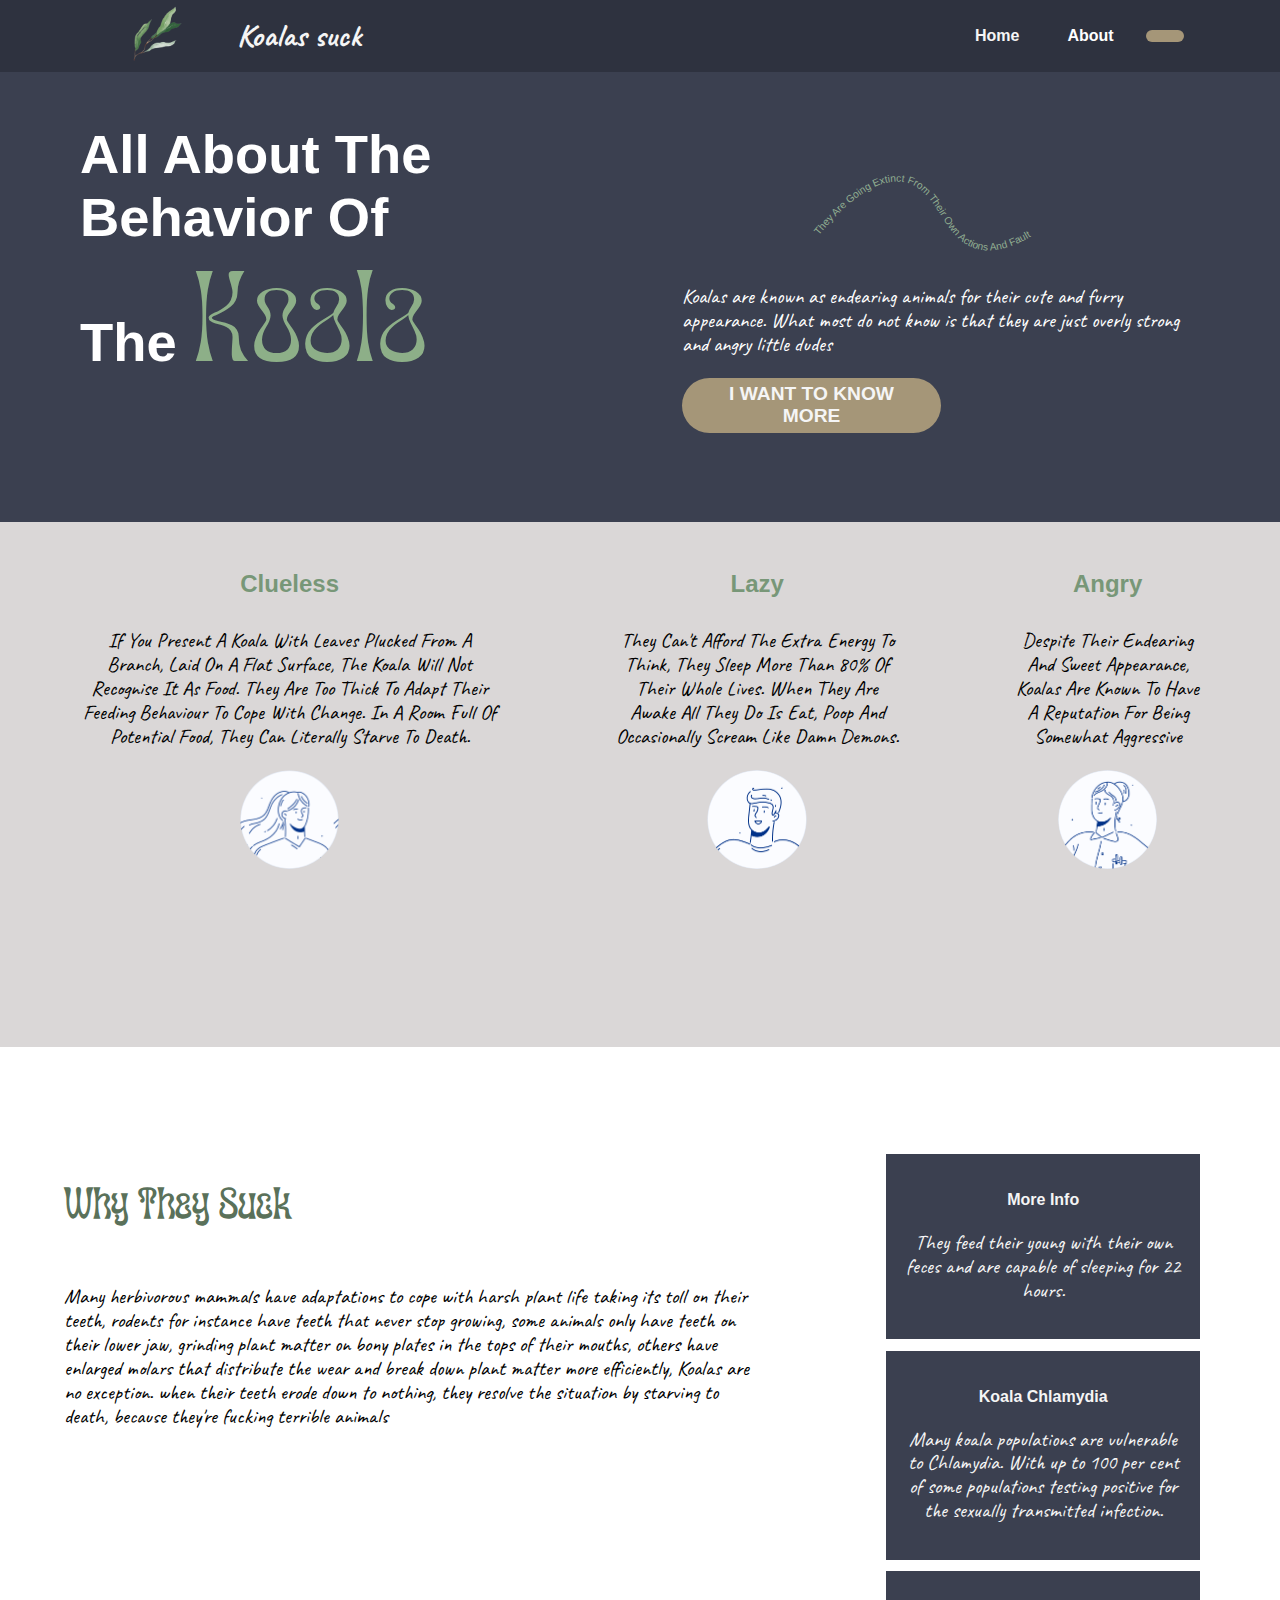
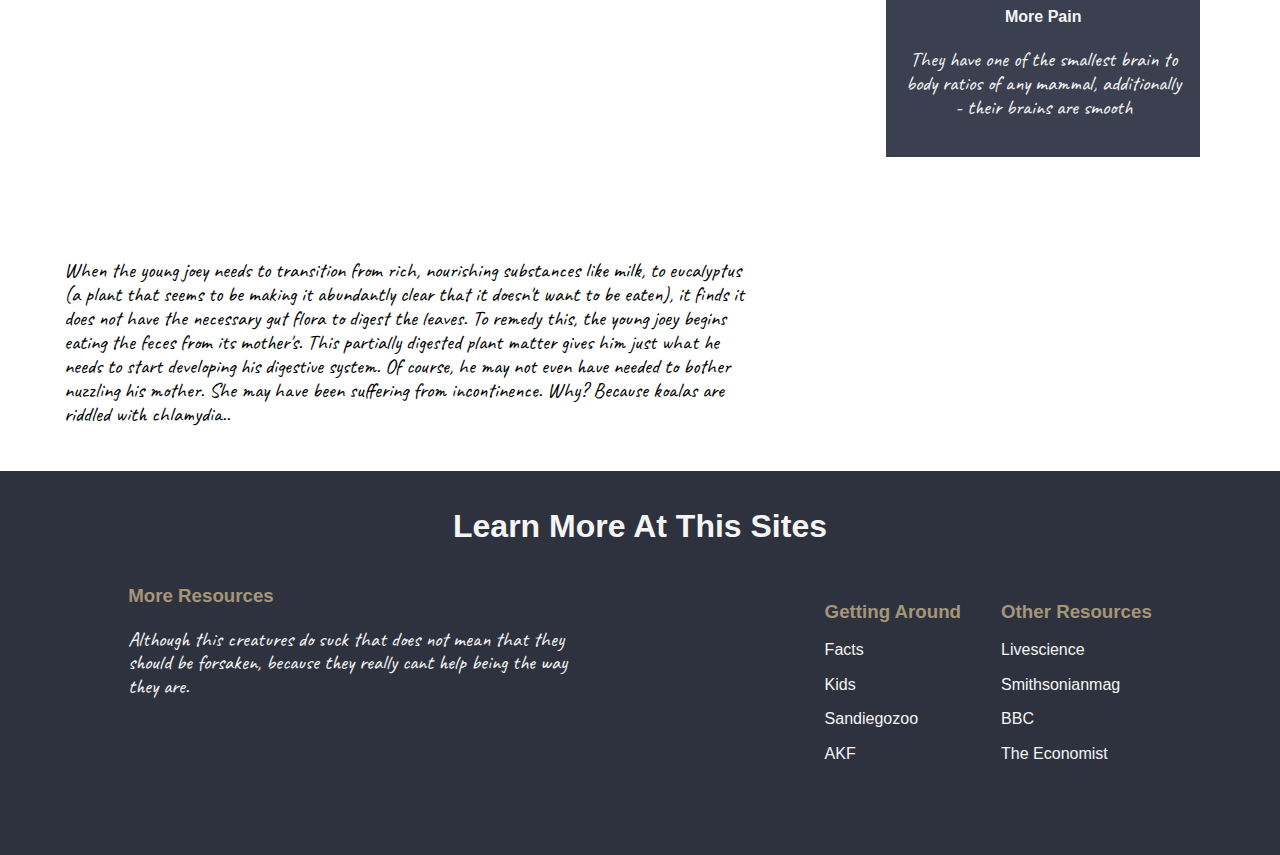
<file: index.html>
<!DOCTYPE html>
<html lang="en">
<head>
  <meta charset="UTF-8">
  <meta http-equiv="X-UA-Compatible" content="IE=edge">
  <meta name="viewport" content="width=device-width, initial-scale=1.0">
  <title>Document</title>
    <link rel="stylesheet" href="css/normalize.css">
    <link rel="stylesheet" href="css/style.css">
    <link rel="preconnect" href="https://fonts.googleapis.com">
    <link rel="preconnect" href="https://fonts.gstatic.com" crossorigin>
    <link href="https://fonts.googleapis.com/css2?family=Caveat:wght@400;700&display=swap" rel="stylesheet">
</head>
<body>

  <section id="nav-bar">
    <section class="container">
      <nav>
        <div>
          <a href="" class="col"></a>
            <img id="logo" src="./images/Watercolor_Eucalyptus_Leaves_generated-removebg-preview.png" alt="">
            <span>Koalas suck</span>
          </a>
          
          </div>


          
        <section>
          <ul>
            <li>home</li>
              <li><a href="#section-four">about</a> </li>
                    <li class="button"></li>
          </ul>
        </section>
      </nav>

    </section>

  </section>


<section id="first-section">
  <section class="container">
    <section class="spread pad">
      <article>
        <header>
        <h1>All about the behavior of the <span class="koa">Koala</span> </h1>
        </header>
      </article>

      <article class="header-para">
<!-- 
              <svg viewBox="0 0 500 500">
                <path id="curve" d="M73.2,148.6c4-6.1,65.5-96.8,178.6-95.6c111.3,1.2,170.8,90.3,175.1,97" />
                <text width="500">
                  <textPath xlink:href="#curve">
                    They are going extinct from their actions and fault
                  </textPath>
                </text>
              </svg> -->


              <svg viewBox="0 0 425 300">
                <path id="curve"
                  d="M6,150C49.63,93,105.79,36.65,156.2,47.55,207.89,58.74,213,131.91,264,150c40.67,14.43,108.57-6.91,229-145" />
                <text x="25">
                  <textPath xlink:href="#curve">
                  They are going extinct from their own actions and fault 
                  </textPath>
                </text>
              </svg>


        <p>Koalas are known as endearing animals for their cute and furry appearance. What most do not know is that they are just overly strong and angry little dudes</p>
        <a class="button" href="#section-three"> i want to know more </a>
      </article>

    </section>
  </section>

</section>




  <section id="section-two">
    <section class="container">
      <section class="spread pad">
        <article>
          <h4> clueless</h4>
          <p>If you present a koala with leaves plucked from a branch, laid on a flat surface, the koala will not recognise it as
          food. They are too thick to adapt their feeding behaviour to cope with change. In a room full of potential food, they
          can literally starve to death.
          </p>
          <img class="profiles" src="./images/Afterclap-1.png" alt="">
        </article>

        <article>
          <h4> lazy </h4>
          <p>They can't afford the extra energy to think, they sleep more than 80% of their whole lives. When they are awake all
          they do is eat, poop and occasionally scream like damn demons.
          </p>
          <img class="profiles" src="./images/Afterclap-2.png" alt="">
        </article>

        <article>
          <h4>angry</h4>
          <p>Despite their endearing and sweet appearance, koalas are known to have a reputation for being somewhat aggressive
          </p>
          <img class="profiles" src="./images/Afterclap-3.png" alt="">
        </article>
      </section>
    </section>
  
  </section>



  <section id="section-three">
    <section class="container">
      <section class="spread mar" >
        <section class="breakdown">
          <h4 class="koa">why they suck</h4>
          <p>Many herbivorous mammals have adaptations to cope with harsh plant life taking its toll on their teeth, rodents for
          instance have teeth that never stop growing, some animals only have teeth on their lower jaw, grinding plant matter on
          bony plates in the tops of their mouths, others have enlarged molars that distribute the wear and break down plant
          matter more efficiently, Koalas are no exception. when their teeth erode down to nothing, they resolve the situation by starving to death, because they're fucking
          terrible animals
           </p>
        
           <section class="video-container">
              <iframe class="video" width="560" height="315" src="https://www.youtube.com/embed/9DVGqXaaCMY" title="YouTube video player"
                frameborder="0" allow="accelerometer; autoplay; clipboard-write; encrypted-media; gyroscope; picture-in-picture"
                allowfullscreen></iframe>
           </section>

            
            <p>When the young joey needs to transition from rich, nourishing substances like milk, to eucalyptus (a plant that seems to
            be making it abundantly clear that it doesn't want to be eaten), it finds it does not have the necessary gut flora to
            digest the leaves. To remedy this, the young joey begins eating the feces from its mother's. This partially digested plant matter
            gives him just what he needs to start developing his digestive system. Of course, he may not even have needed to bother
            nuzzling his mother. She may have been suffering from incontinence. Why? Because koalas are riddled with chlamydia..</p>
        </section>
        <section class="facts">
            <article>
              <h4>more info</h4>
              <p>They feed their young with their own feces and are capable of sleeping for 22 hours.</p>
            </article>
            
            <article>
              <h4>Koala Chlamydia</h4>
              <p>Many koala populations are vulnerable to Chlamydia. With up to 100 per cent of some populations testing positive for the sexually transmitted infection.
                 </p>
            </article>
            
            <article>
              <h4>more pain</h4>
              <p>They have one of the smallest brain to body ratios of any mammal, additionally - their brains are smooth
              </p>
            </article>
        </section>
      </section>
    </section>
  
  </section>



  <section id="section-four">
    <section class="container pad">
      <div class="centered" >
        <h1>Learn more at this sites</h1>
      </div>
      <section class="spread-around"">

        <section class="foot-note">
          <article>
            <h3>more resources</h3>
            <p>Although this creatures do suck that does not mean that they should be forsaken, because they really cant help being the way they are. 
            </p>
          </article>
        </section>
        <section class="spread">
          <ul>
            <li>
              <h3>
                getting around
              </h3>
            </li>
            <li><a href="https://facts.net/koala-facts/" target="_blank">facts</a></li>
            <li><a href="https://animalfactguide.com/animal-facts/koala/">kids</a></li>
            <li><a href="https://animals.sandiegozoo.org/animals/koala" target="_blank">sandiegozoo</a></li>
            <li><a href="https://www.savethekoala.com/about-koalas/interesting-facts/">AKF</a></li>
          </ul>
        
          <ul>
            <li>
              <h3>
                other resources
              </h3>
            </li>
              <li><a href="https://www.livescience.com/62517-how-koalas-get-chlamydia.html">livescience</a></li>
              <li><a href="https://www.smithsonianmag.com/smart-news/australia-begins-vaccinating-hundreds-of-koalas-against-chlamydia-in-trial-180978900/">smithsonianmag</a></li>
              <li><a href="https://www.cnn.com/2021/11/06/australia/australia-koala-chlamydia-intl-dst-hnk/index.html">BBC</a></li>
              <li><a href="https://www.economist.com/asia/2022/05/05/australian-scientists-are-jabbing-koalas-against-chlamydia">the economist</a></li>
          </ul>
        
         


      </section>
      
      </section>
    </section>
  
  </section>



  <section>
    <section class="container">
      
    </section>
  
  </section>



  <section>
    <section class="container">
  
    </section>
  
  </section>
</body>
</html>
</file>
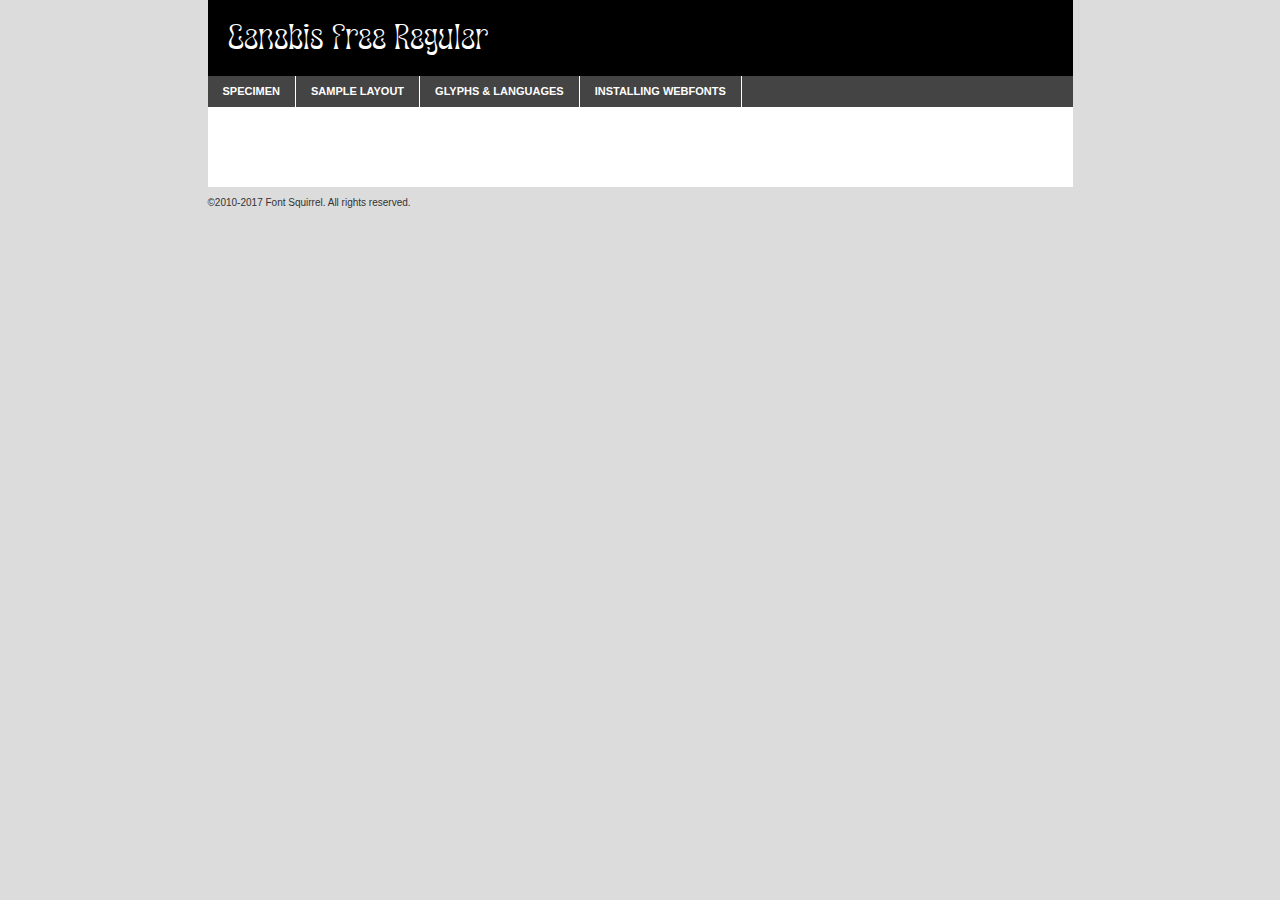
<file: css/font/canobis/canobis-regular-demo.html>
<!DOCTYPE html PUBLIC "-//W3C//DTD XHTML 1.0 Transitional//EN"
	"http://www.w3.org/TR/xhtml1/DTD/xhtml1-transitional.dtd">

<html xmlns="http://www.w3.org/1999/xhtml" xml:lang="en" lang="en">
<head>
	<meta http-equiv="Content-Type" content="text/html; charset=utf-8" />
	<script src="http://ajax.googleapis.com/ajax/libs/jquery/1.7.2/jquery.min.js" type="text/javascript" charset="utf-8"></script>
	<script type="text/javascript">
	(function($){$.fn.easyTabs=function(option){var param=jQuery.extend({fadeSpeed:"fast",defaultContent:1,activeClass:'active'},option);$(this).each(function(){var thisId="#"+this.id;if(param.defaultContent==''){param.defaultContent=1;}
	if(typeof param.defaultContent=="number")
	{var defaultTab=$(thisId+" .tabs li:eq("+(param.defaultContent-1)+") a").attr('href').substr(1);}else{var defaultTab=param.defaultContent;}
	$(thisId+" .tabs li a").each(function(){var tabToHide=$(this).attr('href').substr(1);$("#"+tabToHide).addClass('easytabs-tab-content');});hideAll();changeContent(defaultTab);function hideAll(){$(thisId+" .easytabs-tab-content").hide();}
	function changeContent(tabId){hideAll();$(thisId+" .tabs li").removeClass(param.activeClass);$(thisId+" .tabs li a[href=#"+tabId+"]").closest('li').addClass(param.activeClass);if(param.fadeSpeed!="none")
	{$(thisId+" #"+tabId).fadeIn(param.fadeSpeed);}else{$(thisId+" #"+tabId).show();}}
	$(thisId+" .tabs li").click(function(){var tabId=$(this).find('a').attr('href').substr(1);changeContent(tabId);return false;});});}})(jQuery);
	</script>
	<link rel="stylesheet" href="specimen_files/specimen_stylesheet.css" type="text/css" charset="utf-8" />
	<link rel="stylesheet" href="stylesheet.css" type="text/css" charset="utf-8" />

	<style type="text/css">
					body{
				font-family: 'canobis_freeregular';
							}
		</style>

	<title>Canobis Free Regular Specimen</title>
	
	
	<script type="text/javascript" charset="utf-8">
		$(document).ready(function() {
			$('#container').easyTabs({defaultContent:1});
		});
	</script>
</head>

<body>
<div id="container">
	<div id="header">
		Canobis Free Regular	</div>
	<ul class="tabs">
		<li><a href="#specimen">Specimen</a></li>
		<li><a href="#layout">Sample Layout</a></li>
				<li><a href="#glyphs">Glyphs &amp; Languages</a></li>
		<li><a href="#installing">Installing Webfonts</a></li>
		
	</ul>
	
	<div id="main_content">

		
			<div id="specimen">
		
				<div class="section">
					<div class="grid12 firstcol">
						<div class="huge">AaBb</div>
					</div>
				</div>
		
				<div class="section">
					<div class="glyph_range">A&#x200B;B&#x200b;C&#x200b;D&#x200b;E&#x200b;F&#x200b;G&#x200b;H&#x200b;I&#x200b;J&#x200b;K&#x200b;L&#x200b;M&#x200b;N&#x200b;O&#x200b;P&#x200b;Q&#x200b;R&#x200b;S&#x200b;T&#x200b;U&#x200b;V&#x200b;W&#x200b;X&#x200b;Y&#x200b;Z&#x200b;a&#x200b;b&#x200b;c&#x200b;d&#x200b;e&#x200b;f&#x200b;g&#x200b;h&#x200b;i&#x200b;j&#x200b;k&#x200b;l&#x200b;m&#x200b;n&#x200b;o&#x200b;p&#x200b;q&#x200b;r&#x200b;s&#x200b;t&#x200b;u&#x200b;v&#x200b;w&#x200b;x&#x200b;y&#x200b;z&#x200b;1&#x200b;2&#x200b;3&#x200b;4&#x200b;5&#x200b;6&#x200b;7&#x200b;8&#x200b;9&#x200b;0&#x200b;&amp;&#x200b;.&#x200b;,&#x200b;?&#x200b;!&#x200b;&#64;&#x200b;(&#x200b;)&#x200b;#&#x200b;$&#x200b;%&#x200b;*&#x200b;+&#x200b;-&#x200b;=&#x200b;:&#x200b;;</div>
				</div>
				<div class="section">
					<div class="grid12 firstcol">
						<table class="sample_table">
							<tr><td>10</td><td class="size10">abcdefghijklmnopqrstuvwxyzABCDEFGHIJKLMNOPQRSTUVWXYZ0123456789abcdefghijklmnopqrstuvwxyzABCDEFGHIJKLMNOPQRSTUVWXYZ0123456789abcdefghijklmnopqrstuvwxyzABCDEFGHIJKLMNOPQRSTUVWXYZ</td></tr>
							<tr><td>11</td><td class="size11">abcdefghijklmnopqrstuvwxyzABCDEFGHIJKLMNOPQRSTUVWXYZ0123456789abcdefghijklmnopqrstuvwxyzABCDEFGHIJKLMNOPQRSTUVWXYZ0123456789abcdefghijklmnopqrstuvwxyzABCDEFGHIJKLMNOPQRSTUVWXYZ</td></tr>
							<tr><td>12</td><td class="size12">abcdefghijklmnopqrstuvwxyzABCDEFGHIJKLMNOPQRSTUVWXYZ0123456789abcdefghijklmnopqrstuvwxyzABCDEFGHIJKLMNOPQRSTUVWXYZ0123456789abcdefghijklmnopqrstuvwxyzABCDEFGHIJKLMNOPQRSTUVWXYZ</td></tr>
							<tr><td>13</td><td class="size13">abcdefghijklmnopqrstuvwxyzABCDEFGHIJKLMNOPQRSTUVWXYZ0123456789abcdefghijklmnopqrstuvwxyzABCDEFGHIJKLMNOPQRSTUVWXYZ0123456789abcdefghijklmnopqrstuvwxyzABCDEFGHIJKLMNOPQRSTUVWXYZ</td></tr>
							<tr><td>14</td><td class="size14">abcdefghijklmnopqrstuvwxyzABCDEFGHIJKLMNOPQRSTUVWXYZ0123456789abcdefghijklmnopqrstuvwxyzABCDEFGHIJKLMNOPQRSTUVWXYZ0123456789abcdefghijklmnopqrstuvwxyzABCDEFGHIJKLMNOPQRSTUVWXYZ</td></tr>
							<tr><td>16</td><td class="size16">abcdefghijklmnopqrstuvwxyzABCDEFGHIJKLMNOPQRSTUVWXYZ0123456789abcdefghijklmnopqrstuvwxyzABCDEFGHIJKLMNOPQRSTUVWXYZ</td></tr>
							<tr><td>18</td><td class="size18">abcdefghijklmnopqrstuvwxyzABCDEFGHIJKLMNOPQRSTUVWXYZ0123456789abcdefghijklmnopqrstuvwxyzABCDEFGHIJKLMNOPQRSTUVWXYZ</td></tr>
							<tr><td>20</td><td class="size20">abcdefghijklmnopqrstuvwxyzABCDEFGHIJKLMNOPQRSTUVWXYZ0123456789abcdefghijklmnopqrstuvwxyzABCDEFGHIJKLMNOPQRSTUVWXYZ</td></tr>
							<tr><td>24</td><td class="size24">abcdefghijklmnopqrstuvwxyzABCDEFGHIJKLMNOPQRSTUVWXYZ0123456789abcdefghijklmnopqrstuvwxyzABCDEFGHIJKLMNOPQRSTUVWXYZ</td></tr>
							<tr><td>30</td><td class="size30">abcdefghijklmnopqrstuvwxyzABCDEFGHIJKLMNOPQRSTUVWXYZ0123456789abcdefghijklmnopqrstuvwxyzABCDEFGHIJKLMNOPQRSTUVWXYZ</td></tr>
							<tr><td>36</td><td class="size36">abcdefghijklmnopqrstuvwxyzABCDEFGHIJKLMNOPQRSTUVWXYZ0123456789abcdefghijklmnopqrstuvwxyzABCDEFGHIJKLMNOPQRSTUVWXYZ</td></tr>
							<tr><td>48</td><td class="size48">abcdefghijklmnopqrstuvwxyzABCDEFGHIJKLMNOPQRSTUVWXYZ0123456789abcdefghijklmnopqrstuvwxyzABCDEFGHIJKLMNOPQRSTUVWXYZ</td></tr>
							<tr><td>60</td><td class="size60">abcdefghijklmnopqrstuvwxyzABCDEFGHIJKLMNOPQRSTUVWXYZ0123456789abcdefghijklmnopqrstuvwxyzABCDEFGHIJKLMNOPQRSTUVWXYZ</td></tr>
							<tr><td>72</td><td class="size72">abcdefghijklmnopqrstuvwxyzABCDEFGHIJKLMNOPQRSTUVWXYZ0123456789abcdefghijklmnopqrstuvwxyzABCDEFGHIJKLMNOPQRSTUVWXYZ</td></tr>
							<tr><td>90</td><td class="size90">abcdefghijklmnopqrstuvwxyzABCDEFGHIJKLMNOPQRSTUVWXYZ0123456789abcdefghijklmnopqrstuvwxyzABCDEFGHIJKLMNOPQRSTUVWXYZ</td></tr>
						</table>
				
					</div>
			
				</div>
		
		
		
								<div class="section" id="bodycomparison">


										<div id="xheight">
				<div class="fontbody">&#x25FC;&#x25FC;&#x25FC;&#x25FC;&#x25FC;&#x25FC;&#x25FC;&#x25FC;&#x25FC;&#x25FC;&#x25FC;&#x25FC;&#x25FC;&#x25FC;&#x25FC;&#x25FC;&#x25FC;&#x25FC;&#x25FC;&#x25FC;&#x25FC;&#x25FC;&#x25FC;&#x25FC;&#x25FC;&#x25FC;&#x25FC;&#x25FC;&#x25FC;&#x25FC;&#x25FC;&#x25FC;&#x25FC;&#x25FC;&#x25FC;&#x25FC;&#x25FC;&#x25FC;&#x25FC;&#x25FC;&#x25FC;&#x25FC;&#x25FC;&#x25FC;&#x25FC;&#x25FC;&#x25FC;&#x25FC;&#x25FC;&#x25FC;&#x25FC;&#x25FC;&#x25FC;&#x25FC;&#x25FC;&#x25FC;&#x25FC;&#x25FC;&#x25FC;&#x25FC;&#x25FC;&#x25FC;&#x25FC;&#x25FC;&#x25FC;&#x25FC;&#x25FC;&#x25FC;&#x25FC;&#x25FC;&#x25FC;&#x25FC;&#x25FC;&#x25FC;&#x25FC;&#x25FC;&#x25FC;&#x25FC;&#x25FC;&#x25FC;&#x25FC;&#x25FC;&#x25FC;&#x25FC;&#x25FC;&#x25FC;&#x25FC;&#x25FC;&#x25FC;&#x25FC;&#x25FC;&#x25FC;&#x25FC;&#x25FC;&#x25FC;&#x25FC;&#x25FC;&#x25FC;&#x25FC;body</div><div class="arialbody">body</div><div class="verdanabody">body</div><div class="georgiabody">body</div></div>
										<div class="fontbody" style="z-index:1">
											body<span>Canobis Free Regular</span>
										</div>
										<div class="arialbody" style="z-index:1">
											body<span>Arial</span>
										</div>
										<div class="verdanabody" style="z-index:1">
											body<span>Verdana</span>
										</div>
										<div class="georgiabody" style="z-index:1">
											body<span>Georgia</span>
										</div>



								</div>
		
		
				<div class="section psample psample_row1" id="">
					
					<div class="grid2 firstcol">
						<p class="size10"><span>10.</span>Aenean lacinia bibendum nulla sed consectetur. Fusce dapibus, tellus ac cursus commodo, tortor mauris condimentum nibh, ut fermentum massa justo sit amet risus. Nullam id dolor id nibh ultricies vehicula ut id elit. Cum sociis natoque penatibus et magnis dis parturient montes, nascetur ridiculus mus. Nulla vitae elit libero, a pharetra augue.</p>
			
					</div>
					<div class="grid3">
						<p class="size11"><span>11.</span>Aenean lacinia bibendum nulla sed consectetur. Fusce dapibus, tellus ac cursus commodo, tortor mauris condimentum nibh, ut fermentum massa justo sit amet risus. Nullam id dolor id nibh ultricies vehicula ut id elit. Cum sociis natoque penatibus et magnis dis parturient montes, nascetur ridiculus mus. Nulla vitae elit libero, a pharetra augue.</p>
			
					</div>
					<div class="grid3">
						<p class="size12"><span>12.</span>Aenean lacinia bibendum nulla sed consectetur. Fusce dapibus, tellus ac cursus commodo, tortor mauris condimentum nibh, ut fermentum massa justo sit amet risus. Nullam id dolor id nibh ultricies vehicula ut id elit. Cum sociis natoque penatibus et magnis dis parturient montes, nascetur ridiculus mus. Nulla vitae elit libero, a pharetra augue.</p>
			
					</div>
					<div class="grid4">
						<p class="size13"><span>13.</span>Aenean lacinia bibendum nulla sed consectetur. Fusce dapibus, tellus ac cursus commodo, tortor mauris condimentum nibh, ut fermentum massa justo sit amet risus. Nullam id dolor id nibh ultricies vehicula ut id elit. Cum sociis natoque penatibus et magnis dis parturient montes, nascetur ridiculus mus. Nulla vitae elit libero, a pharetra augue.</p>
			
					</div>
					<div class="white_blend"></div>
					
				</div>
				<div class="section psample psample_row2" id="">
					<div class="grid3 firstcol">
						<p class="size14"><span>14.</span>Aenean lacinia bibendum nulla sed consectetur. Fusce dapibus, tellus ac cursus commodo, tortor mauris condimentum nibh, ut fermentum massa justo sit amet risus. Nullam id dolor id nibh ultricies vehicula ut id elit. Cum sociis natoque penatibus et magnis dis parturient montes, nascetur ridiculus mus. Nulla vitae elit libero, a pharetra augue.</p>
			
					</div>
					<div class="grid4">
						<p class="size16"><span>16.</span>Aenean lacinia bibendum nulla sed consectetur. Fusce dapibus, tellus ac cursus commodo, tortor mauris condimentum nibh, ut fermentum massa justo sit amet risus. Nullam id dolor id nibh ultricies vehicula ut id elit. Cum sociis natoque penatibus et magnis dis parturient montes, nascetur ridiculus mus. Nulla vitae elit libero, a pharetra augue.</p>
			
					</div>
					<div class="grid5">
						<p class="size18"><span>18.</span>Aenean lacinia bibendum nulla sed consectetur. Fusce dapibus, tellus ac cursus commodo, tortor mauris condimentum nibh, ut fermentum massa justo sit amet risus. Nullam id dolor id nibh ultricies vehicula ut id elit. Cum sociis natoque penatibus et magnis dis parturient montes, nascetur ridiculus mus. Nulla vitae elit libero, a pharetra augue.</p>
			
					</div>

					<div class="white_blend"></div>

				</div>
				
				<div class="section psample psample_row3" id="">
					<div class="grid5 firstcol">
						<p class="size20"><span>20.</span>Aenean lacinia bibendum nulla sed consectetur. Fusce dapibus, tellus ac cursus commodo, tortor mauris condimentum nibh, ut fermentum massa justo sit amet risus. Nullam id dolor id nibh ultricies vehicula ut id elit. Cum sociis natoque penatibus et magnis dis parturient montes, nascetur ridiculus mus. Nulla vitae elit libero, a pharetra augue.</p>
					</div>
					<div class="grid7">
						<p class="size24"><span>24.</span>Aenean lacinia bibendum nulla sed consectetur. Fusce dapibus, tellus ac cursus commodo, tortor mauris condimentum nibh, ut fermentum massa justo sit amet risus. Nullam id dolor id nibh ultricies vehicula ut id elit. Cum sociis natoque penatibus et magnis dis parturient montes, nascetur ridiculus mus. Nulla vitae elit libero, a pharetra augue.</p>
					</div>
					
					<div class="white_blend"></div>
					
				</div>
				
				<div class="section psample psample_row4" id="">
					<div class="grid12 firstcol">
						<p class="size30"><span>30.</span>Aenean lacinia bibendum nulla sed consectetur. Fusce dapibus, tellus ac cursus commodo, tortor mauris condimentum nibh, ut fermentum massa justo sit amet risus. Nullam id dolor id nibh ultricies vehicula ut id elit. Cum sociis natoque penatibus et magnis dis parturient montes, nascetur ridiculus mus. Nulla vitae elit libero, a pharetra augue.</p>
					</div>
					<div class="white_blend"></div>
					
				</div>
				
				
				
				<div class="section psample psample_row1 fullreverse">
					<div class="grid2 firstcol">
						<p class="size10"><span>10.</span>Aenean lacinia bibendum nulla sed consectetur. Fusce dapibus, tellus ac cursus commodo, tortor mauris condimentum nibh, ut fermentum massa justo sit amet risus. Nullam id dolor id nibh ultricies vehicula ut id elit. Cum sociis natoque penatibus et magnis dis parturient montes, nascetur ridiculus mus. Nulla vitae elit libero, a pharetra augue.</p>
			
					</div>
					<div class="grid3">
						<p class="size11"><span>11.</span>Aenean lacinia bibendum nulla sed consectetur. Fusce dapibus, tellus ac cursus commodo, tortor mauris condimentum nibh, ut fermentum massa justo sit amet risus. Nullam id dolor id nibh ultricies vehicula ut id elit. Cum sociis natoque penatibus et magnis dis parturient montes, nascetur ridiculus mus. Nulla vitae elit libero, a pharetra augue.</p>
			
					</div>
					<div class="grid3">
						<p class="size12"><span>12.</span>Aenean lacinia bibendum nulla sed consectetur. Fusce dapibus, tellus ac cursus commodo, tortor mauris condimentum nibh, ut fermentum massa justo sit amet risus. Nullam id dolor id nibh ultricies vehicula ut id elit. Cum sociis natoque penatibus et magnis dis parturient montes, nascetur ridiculus mus. Nulla vitae elit libero, a pharetra augue.</p>
			
					</div>
					<div class="grid4">
						<p class="size13"><span>13.</span>Aenean lacinia bibendum nulla sed consectetur. Fusce dapibus, tellus ac cursus commodo, tortor mauris condimentum nibh, ut fermentum massa justo sit amet risus. Nullam id dolor id nibh ultricies vehicula ut id elit. Cum sociis natoque penatibus et magnis dis parturient montes, nascetur ridiculus mus. Nulla vitae elit libero, a pharetra augue.</p>
			
					</div>
					<div class="black_blend"></div>
					
				</div>
				
				<div class="section psample psample_row2 fullreverse">
					<div class="grid3 firstcol">
						<p class="size14"><span>14.</span>Aenean lacinia bibendum nulla sed consectetur. Fusce dapibus, tellus ac cursus commodo, tortor mauris condimentum nibh, ut fermentum massa justo sit amet risus. Nullam id dolor id nibh ultricies vehicula ut id elit. Cum sociis natoque penatibus et magnis dis parturient montes, nascetur ridiculus mus. Nulla vitae elit libero, a pharetra augue.</p>
			
					</div>
					<div class="grid4">
						<p class="size16"><span>16.</span>Aenean lacinia bibendum nulla sed consectetur. Fusce dapibus, tellus ac cursus commodo, tortor mauris condimentum nibh, ut fermentum massa justo sit amet risus. Nullam id dolor id nibh ultricies vehicula ut id elit. Cum sociis natoque penatibus et magnis dis parturient montes, nascetur ridiculus mus. Nulla vitae elit libero, a pharetra augue.</p>
			
					</div>
					<div class="grid5">
						<p class="size18"><span>18.</span>Aenean lacinia bibendum nulla sed consectetur. Fusce dapibus, tellus ac cursus commodo, tortor mauris condimentum nibh, ut fermentum massa justo sit amet risus. Nullam id dolor id nibh ultricies vehicula ut id elit. Cum sociis natoque penatibus et magnis dis parturient montes, nascetur ridiculus mus. Nulla vitae elit libero, a pharetra augue.</p>
			
					</div>
					<div class="black_blend"></div>

				</div>
				
				<div class="section psample fullreverse psample_row3" id="">
					<div class="grid5 firstcol">
						<p class="size20"><span>20.</span>Aenean lacinia bibendum nulla sed consectetur. Fusce dapibus, tellus ac cursus commodo, tortor mauris condimentum nibh, ut fermentum massa justo sit amet risus. Nullam id dolor id nibh ultricies vehicula ut id elit. Cum sociis natoque penatibus et magnis dis parturient montes, nascetur ridiculus mus. Nulla vitae elit libero, a pharetra augue.</p>
					</div>
					<div class="grid7">
						<p class="size24"><span>24.</span>Aenean lacinia bibendum nulla sed consectetur. Fusce dapibus, tellus ac cursus commodo, tortor mauris condimentum nibh, ut fermentum massa justo sit amet risus. Nullam id dolor id nibh ultricies vehicula ut id elit. Cum sociis natoque penatibus et magnis dis parturient montes, nascetur ridiculus mus. Nulla vitae elit libero, a pharetra augue.</p>
					</div>
					
					<div class="black_blend"></div>
					
				</div>
				
				<div class="section psample fullreverse psample_row4" id="" style="border-bottom: 20px #000 solid;">
					<div class="grid12 firstcol">
						<p class="size30"><span>30.</span>Aenean lacinia bibendum nulla sed consectetur. Fusce dapibus, tellus ac cursus commodo, tortor mauris condimentum nibh, ut fermentum massa justo sit amet risus. Nullam id dolor id nibh ultricies vehicula ut id elit. Cum sociis natoque penatibus et magnis dis parturient montes, nascetur ridiculus mus. Nulla vitae elit libero, a pharetra augue.</p>
					</div>
					<div class="black_blend"></div>
					
				</div>
				
				
				
				
			</div>
			
			<div id="layout">
				
				<div class="section">
					
					<div class="grid12 firstcol">
						<h1>Lorem Ipsum Dolor</h1>
						<h2>Etiam porta sem malesuada magna mollis euismod</h2>
						
						<p class="byline">By <a href="#link">Aenean Lacinia</a></p>
					</div>
				</div>
				<div class="section">
					<div class="grid8 firstcol">
						<p class="large">Donec sed odio dui. Morbi leo risus, porta ac consectetur ac, vestibulum at eros. Fusce dapibus, tellus ac cursus commodo, tortor mauris condimentum nibh, ut fermentum massa justo sit amet risus. </p>

						
						<h3>Pellentesque ornare sem</h3>

						<p>Maecenas sed diam eget risus varius blandit sit amet non magna. Maecenas faucibus mollis interdum. Donec ullamcorper nulla non metus auctor fringilla. Nullam id dolor id nibh ultricies vehicula ut id elit. Nullam id dolor id nibh ultricies vehicula ut id elit. </p>

						<p>Aenean eu leo quam. Pellentesque ornare sem lacinia quam venenatis vestibulum. Lorem ipsum dolor sit amet, consectetur adipiscing elit. Cum sociis natoque penatibus et magnis dis parturient montes, nascetur ridiculus mus. </p>

						<p>Nulla vitae elit libero, a pharetra augue. Praesent commodo cursus magna, vel scelerisque nisl consectetur et. Aenean lacinia bibendum nulla sed consectetur. </p>

						<p>Nullam quis risus eget urna mollis ornare vel eu leo. Nullam quis risus eget urna mollis ornare vel eu leo. Maecenas sed diam eget risus varius blandit sit amet non magna. Donec ullamcorper nulla non metus auctor fringilla. </p>

						<h3>Cras mattis consectetur</h3>

						<p>Aenean eu leo quam. Pellentesque ornare sem lacinia quam venenatis vestibulum. Aenean lacinia bibendum nulla sed consectetur. Integer posuere erat a ante venenatis dapibus posuere velit aliquet. Cras mattis consectetur purus sit amet fermentum. </p>

						<p>Nullam id dolor id nibh ultricies vehicula ut id elit. Nullam quis risus eget urna mollis ornare vel eu leo. Cras mattis consectetur purus sit amet fermentum.</p>
					</div>
					
					<div class="grid4 sidebar">
						
						<div class="box reverse">
							<p class="last">Nullam quis risus eget urna mollis ornare vel eu leo. Donec ullamcorper nulla non metus auctor fringilla. Cras mattis consectetur purus sit amet fermentum. Sed posuere consectetur est at lobortis. Lorem ipsum dolor sit amet, consectetur adipiscing elit. </p>
						</div>
						
						<p class="caption">Maecenas sed diam eget risus varius.</p>

						<p>Vestibulum id ligula porta felis euismod semper. Integer posuere erat a ante venenatis dapibus posuere velit aliquet. Vestibulum id ligula porta felis euismod semper. Sed posuere consectetur est at lobortis. Maecenas sed diam eget risus varius blandit sit amet non magna. Fusce dapibus, tellus ac cursus commodo, tortor mauris condimentum nibh, ut fermentum massa justo sit amet risus. </p>

					

						<p>Duis mollis, est non commodo luctus, nisi erat porttitor ligula, eget lacinia odio sem nec elit. Aenean lacinia bibendum nulla sed consectetur. Vivamus sagittis lacus vel augue laoreet rutrum faucibus dolor auctor. Aenean lacinia bibendum nulla sed consectetur. Nullam quis risus eget urna mollis ornare vel eu leo. </p>

						<p>Praesent commodo cursus magna, vel scelerisque nisl consectetur et. Donec ullamcorper nulla non metus auctor fringilla. Maecenas faucibus mollis interdum. Fusce dapibus, tellus ac cursus commodo, tortor mauris condimentum nibh, ut fermentum massa justo sit amet risus. </p>

					</div>
				</div>
				
			</div>


			



		<div id="glyphs">
			<div class="section">
				<div class="grid12 firstcol">
			
				<h1>Language Support</h1>
				<p>The subset of Canobis Free Regular in this kit supports the following languages:<br />
			
					English, Arrernte, Bislama, Cebuano, Fijian, Gilbertese, Hmong, Ibanag, Iloko_ilokano, Interglossa_glosa, Interlingua, Lojban, Norfolk_pitcairnese, Oromo, Rotokas, Seychelles_creole, Shona, Somali, Southern_ndebele, Swahili, Swati_swazi, Tok_pisin, Warlpiri, Xhosa, Zulu, Latinbasic, Demo				</p>
				<h1>Glyph Chart</h1>
				<p>The subset of Canobis Free Regular in this kit includes all the glyphs listed below. Unicode entities are included above each glyph to help you insert individual characters into your layout.</p>
				<div id="glyph_chart">
			
																														 <div><p>&amp;#13;</p>&#13;</div>
																				 <div><p>&amp;#32;</p>&#32;</div>
																				 <div><p>&amp;#65;</p>&#65;</div>
																				 <div><p>&amp;#66;</p>&#66;</div>
																				 <div><p>&amp;#67;</p>&#67;</div>
																				 <div><p>&amp;#68;</p>&#68;</div>
																				 <div><p>&amp;#69;</p>&#69;</div>
																				 <div><p>&amp;#70;</p>&#70;</div>
																				 <div><p>&amp;#71;</p>&#71;</div>
																				 <div><p>&amp;#72;</p>&#72;</div>
																				 <div><p>&amp;#73;</p>&#73;</div>
																				 <div><p>&amp;#74;</p>&#74;</div>
																				 <div><p>&amp;#75;</p>&#75;</div>
																				 <div><p>&amp;#76;</p>&#76;</div>
																				 <div><p>&amp;#77;</p>&#77;</div>
																				 <div><p>&amp;#78;</p>&#78;</div>
																				 <div><p>&amp;#79;</p>&#79;</div>
																				 <div><p>&amp;#80;</p>&#80;</div>
																				 <div><p>&amp;#81;</p>&#81;</div>
																				 <div><p>&amp;#82;</p>&#82;</div>
																				 <div><p>&amp;#83;</p>&#83;</div>
																				 <div><p>&amp;#84;</p>&#84;</div>
																				 <div><p>&amp;#85;</p>&#85;</div>
																				 <div><p>&amp;#86;</p>&#86;</div>
																				 <div><p>&amp;#87;</p>&#87;</div>
																				 <div><p>&amp;#88;</p>&#88;</div>
																				 <div><p>&amp;#89;</p>&#89;</div>
																				 <div><p>&amp;#90;</p>&#90;</div>
																				 <div><p>&amp;#97;</p>&#97;</div>
																				 <div><p>&amp;#98;</p>&#98;</div>
																				 <div><p>&amp;#99;</p>&#99;</div>
																				 <div><p>&amp;#100;</p>&#100;</div>
																				 <div><p>&amp;#101;</p>&#101;</div>
																				 <div><p>&amp;#102;</p>&#102;</div>
																				 <div><p>&amp;#103;</p>&#103;</div>
																				 <div><p>&amp;#104;</p>&#104;</div>
																				 <div><p>&amp;#105;</p>&#105;</div>
																				 <div><p>&amp;#106;</p>&#106;</div>
																				 <div><p>&amp;#107;</p>&#107;</div>
																				 <div><p>&amp;#108;</p>&#108;</div>
																				 <div><p>&amp;#109;</p>&#109;</div>
																				 <div><p>&amp;#110;</p>&#110;</div>
																				 <div><p>&amp;#111;</p>&#111;</div>
																				 <div><p>&amp;#112;</p>&#112;</div>
																				 <div><p>&amp;#113;</p>&#113;</div>
																				 <div><p>&amp;#114;</p>&#114;</div>
																				 <div><p>&amp;#115;</p>&#115;</div>
																				 <div><p>&amp;#116;</p>&#116;</div>
																				 <div><p>&amp;#117;</p>&#117;</div>
																				 <div><p>&amp;#118;</p>&#118;</div>
																				 <div><p>&amp;#119;</p>&#119;</div>
																				 <div><p>&amp;#120;</p>&#120;</div>
																				 <div><p>&amp;#121;</p>&#121;</div>
																				 <div><p>&amp;#122;</p>&#122;</div>
																				 <div><p>&amp;#160;</p>&#160;</div>
																				 <div><p>&amp;#8192;</p>&#8192;</div>
																				 <div><p>&amp;#8193;</p>&#8193;</div>
																				 <div><p>&amp;#8194;</p>&#8194;</div>
																				 <div><p>&amp;#8195;</p>&#8195;</div>
																				 <div><p>&amp;#8196;</p>&#8196;</div>
																				 <div><p>&amp;#8197;</p>&#8197;</div>
																				 <div><p>&amp;#8198;</p>&#8198;</div>
																				 <div><p>&amp;#8199;</p>&#8199;</div>
																				 <div><p>&amp;#8200;</p>&#8200;</div>
																				 <div><p>&amp;#8201;</p>&#8201;</div>
																				 <div><p>&amp;#8202;</p>&#8202;</div>
																				 <div><p>&amp;#8239;</p>&#8239;</div>
																				 <div><p>&amp;#8287;</p>&#8287;</div>
																				 <div><p>&amp;#9724;</p>&#9724;</div>
																												</div>	
				</div>
		
		
			</div>
		</div>
		
		
		<div id="specs">
			
		</div>
	
		<div id="installing">
			<div class="section">
				<div class="grid7 firstcol">
					<h1>Installing Webfonts</h1>
					
					<p>Webfonts are supported by all major browser platforms but not all in the same way. There are currently four different font formats that must be included in order to target all browsers. This includes TTF, WOFF, EOT and SVG.</p>
					
					<h2>1. Upload your webfonts</h2>
					<p>You must upload your webfont kit to your website. They should be in or near the same directory as your CSS files.</p>
					
					<h2>2. Include the webfont stylesheet</h2>
					<p>A special CSS @font-face declaration helps the various browsers select the appropriate font it needs without causing you a bunch of headaches. Learn more about this syntax by reading the <a href="https://www.fontspring.com/blog/further-hardening-of-the-bulletproof-syntax">Fontspring blog post</a> about it. The code for it is as follows:</p>


<code>
@font-face{ 
	font-family: 'MyWebFont';
	src: url('WebFont.eot');
	src: url('WebFont.eot?#iefix') format('embedded-opentype'),
	     url('WebFont.woff') format('woff'),
	     url('WebFont.ttf') format('truetype'),
	     url('WebFont.svg#webfont') format('svg');
}
</code>

	<p>We've already gone ahead and generated the code for you. All you have to do is link to the stylesheet in your HTML, like this:</p>
	<code>&lt;link rel=&quot;stylesheet&quot; href=&quot;stylesheet.css&quot; type=&quot;text/css&quot; charset=&quot;utf-8&quot; /&gt;</code>

					<h2>3. Modify your own stylesheet</h2>
					<p>To take advantage of your new fonts, you must tell your stylesheet to use them. Look at the original @font-face declaration above and find the property called "font-family." The name linked there will be what you use to reference the font. Prepend that webfont name to the font stack in the "font-family" property, inside the selector you want to change. For example:</p>
<code>p { font-family: 'WebFont', Arial, sans-serif; }</code>

<h2>4. Test</h2>
<p>Getting webfonts to work cross-browser <em>can</em> be tricky. Use the information in the sidebar to help you if you find that fonts aren't loading in a particular browser.</p>
				</div>
				
				<div class="grid5 sidebar">
					<div class="box">
						<h2>Troubleshooting<br />Font-Face Problems</h2>
						<p>Having trouble getting your webfonts to load in your new website? Here are some tips to sort out what might be the problem.</p>

						<h3>Fonts not showing in any browser</h3>

						<p>This sounds like you need to work on the plumbing. You either did not upload the fonts to the correct directory, or you did not link the fonts properly in the CSS. If you've confirmed that all this is correct and you still have a problem, take a look at your .htaccess file and see if requests are getting intercepted.</p>

						<h3>Fonts not loading in iPhone or iPad</h3>

						<p>The most common problem here is that you are serving the fonts from an IIS server. IIS refuses to serve files that have unknown MIME types. If that is the case, you must set the MIME type for SVG to "image/svg+xml" in the server settings. Follow these instructions from Microsoft if you need help.</p>

						<h3>Fonts not loading in Firefox</h3>

						<p>The primary reason for this failure? You are still using a version Firefox older than 3.5. So upgrade already! If that isn't it, then you are very likely serving fonts from a different domain. Firefox requires that all font assets be served from the same domain. Lastly it is possible that you need to add WOFF to your list of MIME types (if you are serving via IIS.)</p>

						<h3>Fonts not loading in IE</h3>

						<p>Are you looking at Internet Explorer on an actual Windows machine or are you cheating by using a service like Adobe BrowserLab? Many of these screenshot services do not render @font-face for IE. Best to test it on a real machine.</p>

						<h3>Fonts not loading in IE9</h3>

						<p>IE9, like Firefox, requires that fonts be served from the same domain as the website. Make sure that is the case.</p>
					</div>
				</div>
			</div>
			
		</div>
	
	</div>
	<div id="footer">
		<p>&copy;2010-2017 Font Squirrel. All rights reserved.</p>
	</div>
</div>
</body>
</html>
</file>
<file: css/style.css>
/* Box Model Hack */
* {
  box-sizing: border-box;
}

/* Clear fix hack */
.clearfix:after {
     content: ".";
     display: block;
     clear: both;
     visibility: hidden;
     line-height: 0;
     height: 0;
}

.clear {
	clear: both;
}


ul {
  list-style: none;
}

a {
  text-decoration: none;
  color: white;

}

.container {
  width: 90%;
  margin: auto;
}

@font-face {
  font-family: 'canobis_freeregular';
  src: url('/css/font/canobis/canobis-regular-webfont.woff') format('woff'),
    url('/css/font/canobis/canobis-regular-webfont.woff2') format('woff2');
      font-weight: normal;
        font-style: normal;
}


/******************************************
/* BASE STYLES
/*******************************************/

body {
  font-family:'Lucida Sans', 'Lucida Sans Regular', 'Lucida Grande', 'Lucida Sans Unicode', Geneva, Verdana, sans-serif;
}

p {
  font-family: 'Caveat';
  font-size: 1.3rem;
}
nav {
  display: flex;
  justify-content: space-between;
  color: whitesmoke;
}

nav span {
  font-family: 'Caveat', cursive;
  font-size: 2rem;
  margin-left: em;
}

/******************************************
/* LAYOUT
/*******************************************/

#logo{
  height: 8vh;
}


.koa {
  font-family: 'canobis_freeregular';
  font-size: 8rem;
  font-weight: normal;
    font-style:normal;
    color: rgb(141, 175, 136);
}

h1 {
  text-transform: capitalize;
}
nav * {
  display: flex;
  align-items: center;
  justify-content: space-between;
  padding: 0em 1em;
  font-weight: bold;

}

nav li {
  width: 100%;
  text-transform: capitalize;
}



#nav-bar {
  background: rgb(46, 50, 63);
}


#first-section {
  background: rgb(59, 64, 80);
  height: 50vh;
  color: white;
}

.spread {
  display: flex;
  justify-content: space-between;
}


.pad {
  gap: 7em;
  padding: 1em;
}

header h1 {
width: 80%;
  font-size: 3.4em;
}



.header-para {
  display: flex;
  flex-direction: column;
  justify-content:flex-end;
}


.button {
  background:rgb(165, 150, 120);
  width: 50%;
  
  text-align: center;
  font-size: 1.2rem;
  font-weight: bolder;
  text-transform: uppercase;
  color: whitesmoke;
  padding: 0.3em 1em;
  border-radius: 30px;
}


#section-two {
  text-align: center;
text-transform: capitalize;
  background: rgb(218, 215, 215);
  height: 41vmax ;
  
}

#section-two h4 {
  color: rgb(120, 151, 120);
  font-size: 1.5rem;
  text-transform: capitalize;

}

.profiles {
  height: 11vh;
  border-radius: 100%;
}



#section-three {
  background: rgb(255, 255, 255);
  height: 80vmax;
  padding: 5em 0;
  
}

.breakdown h4 {
  color: rgb(90, 113, 90);
  font-weight: bold;
  font-size: 2.6rem;
  text-transform: capitalize;
}

.video-container {
  position: relative;
  width: 100%;
  overflow: hidden;
  padding-top: 56.25%;
  /* 16:9 Aspect Ratio */
}

.video {
  position: absolute;
  top: 0;
  left: 0;
  bottom: 0;
  right: 0;
  width: 100%;
  height: 100%;
  border: none;
}

.facts {
  text-align: center;
  width: 30%;
  padding: 1em;
  color: whitesmoke;
}

.facts article {
  padding: 1em;
  background: rgb(59, 64, 80);
  margin-top: 0.7em;
}


.facts h4 {
  text-transform: capitalize;
}
.breakdown {
  width: 60%;
}


#section-four {
  height: 30vmax;
  background: rgb(46, 50, 63);
  color: whitesmoke;
}


#section-four  h3 {
  text-transform: capitalize;
  color: rgb(165, 150, 120);
}

#section-four li {
  text-transform: capitalize;
  margin: 1em 0;
}

#section-four a {
 color: whitesmoke;
}


.centered {
  text-align: center;
}

.foot-note {
  width: 50%;
}

.foot-note p{
  width: 80%;
}

.spread-around {
  display: flex;
  justify-content: space-around;
}
/******************************************
/* ADDITIONAL STYLES
/*******************************************/


path {
  fill: transparent;
}

text {
  fill: rgb(144, 173, 144);
}

svg {
  margin-bottom: -5em;
  text-transform: capitalize;
  height: 12em;
 
}
</file>
<file: css/font/canobis/stylesheet.css>
/*! Generated by Font Squirrel (https://www.fontsquirrel.com) on July 25, 2022 */



@font-face {
    font-family: 'canobis_freeregular';
    src: url('canobis-regular-webfont.woff2') format('woff2'),
         url('canobis-regular-webfont.woff') format('woff');
    font-weight: normal;
    font-style: normal;

}
</file>
<file: css/font/canobis/specimen_files/specimen_stylesheet.css>
@import url('grid_12-825-55-15.css');

/*  
	CSS Reset by Eric Meyer - Released under Public Domain
    http://meyerweb.com/eric/tools/css/reset/
*/
html, body, div, span, applet, object, iframe,
h1, h2, h3, h4, h5, h6, p, blockquote, pre,
a, abbr, acronym, address, big, cite, code,
del, dfn, em, font, img, ins, kbd, q, s, samp,
small, strike, strong, sub, sup, tt, var,
b, u, i, center, dl, dt, dd, ol, ul, li,
fieldset, form, label, legend, table, 
caption, tbody, tfoot, thead, tr, th, td 
                  {margin: 0;padding: 0;border: 0;outline: 0;
                  font-size: 100%;vertical-align: baseline;
                  background: transparent;}
body              {line-height: 1;}
ol, ul            {list-style: none;}
blockquote, q     {quotes: none;}
blockquote:before, blockquote:after,
q:before, q:after {content: '';	content: none;}
:focus            {outline: 0;}
ins               {text-decoration: none;}
del               {text-decoration: line-through;}
table             {border-collapse: collapse;border-spacing: 0;}




body {
	color: #000;
	background-color: #dcdcdc;
}

a {
	text-decoration: none;
	color: #1883ba;
}

h1{
	font-size: 32px;
	font-weight: normal;
	font-style: normal;
	margin-bottom: 18px;
}

h2{
	font-size: 18px;
}

#container {
	width: 865px;
	margin: 0px auto;
}


#header {
	padding: 20px;
	font-size: 36px;
	background-color: #000;
	color: #fff;
}

#header span {
	color: #666;
}
#main_content {
	background-color: #fff;
	padding: 60px 20px 20px;
}


#footer p {
	margin: 0;
	padding-top: 10px;
	padding-bottom: 50px;
	color: #333;
	font: 10px Arial, sans-serif;
}

.tabs {
	width: 100%;
	height: 31px;
	background-color: #444;
}
.tabs li {
	float:  left;
	margin: 0;
	overflow: hidden;
	background-color: #444;
}
.tabs li a {
	display: block;
	color: #fff;
	text-decoration: none;
	font: bold 11px/11px 'Arial';
	text-transform: uppercase;
	padding: 10px 15px;
	border-right: 1px solid #fff;
}

.tabs li a:hover {
		background-color: #00b3ff;

}

.tabs li.active a {
	color:  #000;
	background-color: #fff;
}



div.huge {
	
	font-size: 300px;
	line-height: 1em;
	padding: 0;
	letter-spacing: -.02em;
	overflow: hidden;
}
div.glyph_range {
	font-size: 72px;
	line-height: 1.1em;
}

.size10{ font-size: 10px; }
.size11{ font-size: 11px; }
.size12{ font-size: 12px; }
.size13{ font-size: 13px; }
.size14{ font-size: 14px; }
.size16{ font-size: 16px; }
.size18{ font-size: 18px; }
.size20{ font-size: 20px; }
.size24{ font-size: 24px; }
.size30{ font-size: 30px; }
.size36{ font-size: 36px; }
.size48{ font-size: 48px; }
.size60{ font-size: 60px; }
.size72{ font-size: 72px; }
.size90{ font-size: 90px; }


.psample_row1 {	height: 120px;}
.psample_row1 {	height: 120px;}
.psample_row2 {	height: 160px;}
.psample_row3 {	height: 160px;}
.psample_row4 {	height: 160px;}

.psample {
	overflow: hidden;
	position: relative;
}
.psample p {
	line-height: 1.3em;
	display: block;
	overflow: hidden;
	margin: 0;
}

.psample span {
	margin-right: .5em;
}

.white_blend {
	width: 100%;
	height: 61px;
	background-image: url([data-uri]);
	position: absolute;
	bottom: 0;
}
.black_blend {
	width: 100%;
	height: 61px;
	background-image: url([data-uri]);
	position: absolute;
	bottom: 0;
}
.fullreverse {
	background:  #000 !important;
	color:  #fff !important;
	margin-left: -20px;
	padding-left: 20px;
	margin-right: -20px;
	padding-right: 20px;
	padding: 20px;
	margin-bottom:0;
}


.sample_table td {
	padding-top: 3px;
	padding-bottom:5px;
	padding-left: 5px;
	vertical-align: middle;
	line-height: 1.2em;
}

.sample_table td:first-child {
	background-color: #eee;
	text-align: right;
	padding-right: 5px;
	padding-left: 0;
	padding: 5px;
	font: 11px/12px "Courier New", Courier, mono;
}

code {
	white-space: pre;
	background-color: #eee;
	display: block;
	padding: 10px;
	margin-bottom: 18px;
	overflow: auto;
}


.bottom,.last 	{margin-bottom:0 !important; padding-bottom:0 !important;}

.box  { 
  padding: 18px; 
  margin-bottom: 18px; 
  background: #eee; 
}

.reverse,.reversed { background:  #000 !important;color:  #fff !important; border: none !important;}

#bodycomparison {
	position: relative;
	overflow: hidden;
	font-size: 72px;
	height: 90px;
	white-space: nowrap;
}

#bodycomparison div{
	font-size: 72px;
	line-height: 90px;
	display: inline;
	margin: 0 15px 0 0;
	padding: 0;
}

#bodycomparison div span{
	font: 10px Arial;
	position: absolute;
	left: 0;
}
#xheight {
	float: none;
	position: absolute;
	color: #d9f3ff;
	font-size: 72px;
	line-height: 90px;
}

.fontbody {
 position: relative;
}
.arialbody{
	font-family: Arial;
	position: relative;
}
.verdanabody{
	font-family: Verdana;
	position: relative;
}
.georgiabody{
	font-family: Georgia;
	position: relative;
}

/* @group Layout page
 */

#layout h1 {
	font-size: 36px;
	line-height: 42px;
	font-weight: normal;
	font-style: normal;
}

#layout h2 {
	font-size: 24px;
	line-height: 23px;
	font-weight: normal;
	font-style: normal;
}

#layout h3 {
	font-size: 22px;
	line-height: 1.4em;
	margin-top: 1em;
	font-weight: normal;
	font-style: normal;
}


#layout p.byline {
	font-size: 12px;
	margin-top: 18px;
	line-height: 12px;
	margin-bottom: 0;
}
#layout p {
	font-size: 14px;
	line-height: 21px;
	margin-bottom: .5em;
}

#layout p.large{
	font-size: 18px;
	line-height: 26px;
}

#layout .sidebar p{
	font-size: 12px;
	line-height: 1.4em;
}

#layout p.caption {
	font-size: 10px;
	margin-top: -16px;
	margin-bottom: 18px;
}

/* @end */

/* @group Glyphs */

#glyph_chart div{
	background-color: #d9f3ff;
	color: black;
	float: left;
	font-size: 36px;
	height: 1.2em;
	line-height: 1.2em;
	margin-bottom: 1px;
	margin-right: 1px;
	text-align: center;
	width: 1.2em;
	position: relative;
	padding: .6em .2em .2em;
}

#glyph_chart div p {
	position: absolute;
	left: 0;
	top: 0;
	display: block;
	text-align: center;
	font: bold 9px Arial, sans-serif;
	background-color: #3a768f;
	width: 100%;
	color: #fff;
	padding: 2px 0;
}


#glyphs h1 {
	font-family: Arial, sans-serif;
}
/* @end */

/* @group Installing */

#installing {
	font: 13px Arial, sans-serif;
}

#installing p,
#glyphs p{
	line-height: 1.2em;
	margin-bottom: 18px;
	font: 13px Arial, sans-serif;
}



#installing h3{
	font-size: 15px;
	margin-top: 18px;
}

/* @end */

#rendering h1 {
	font-family: Arial, sans-serif;
}
.render_table td {
	font: 11px "Courier New", Courier, mono;
	vertical-align: middle;
}
</file>
